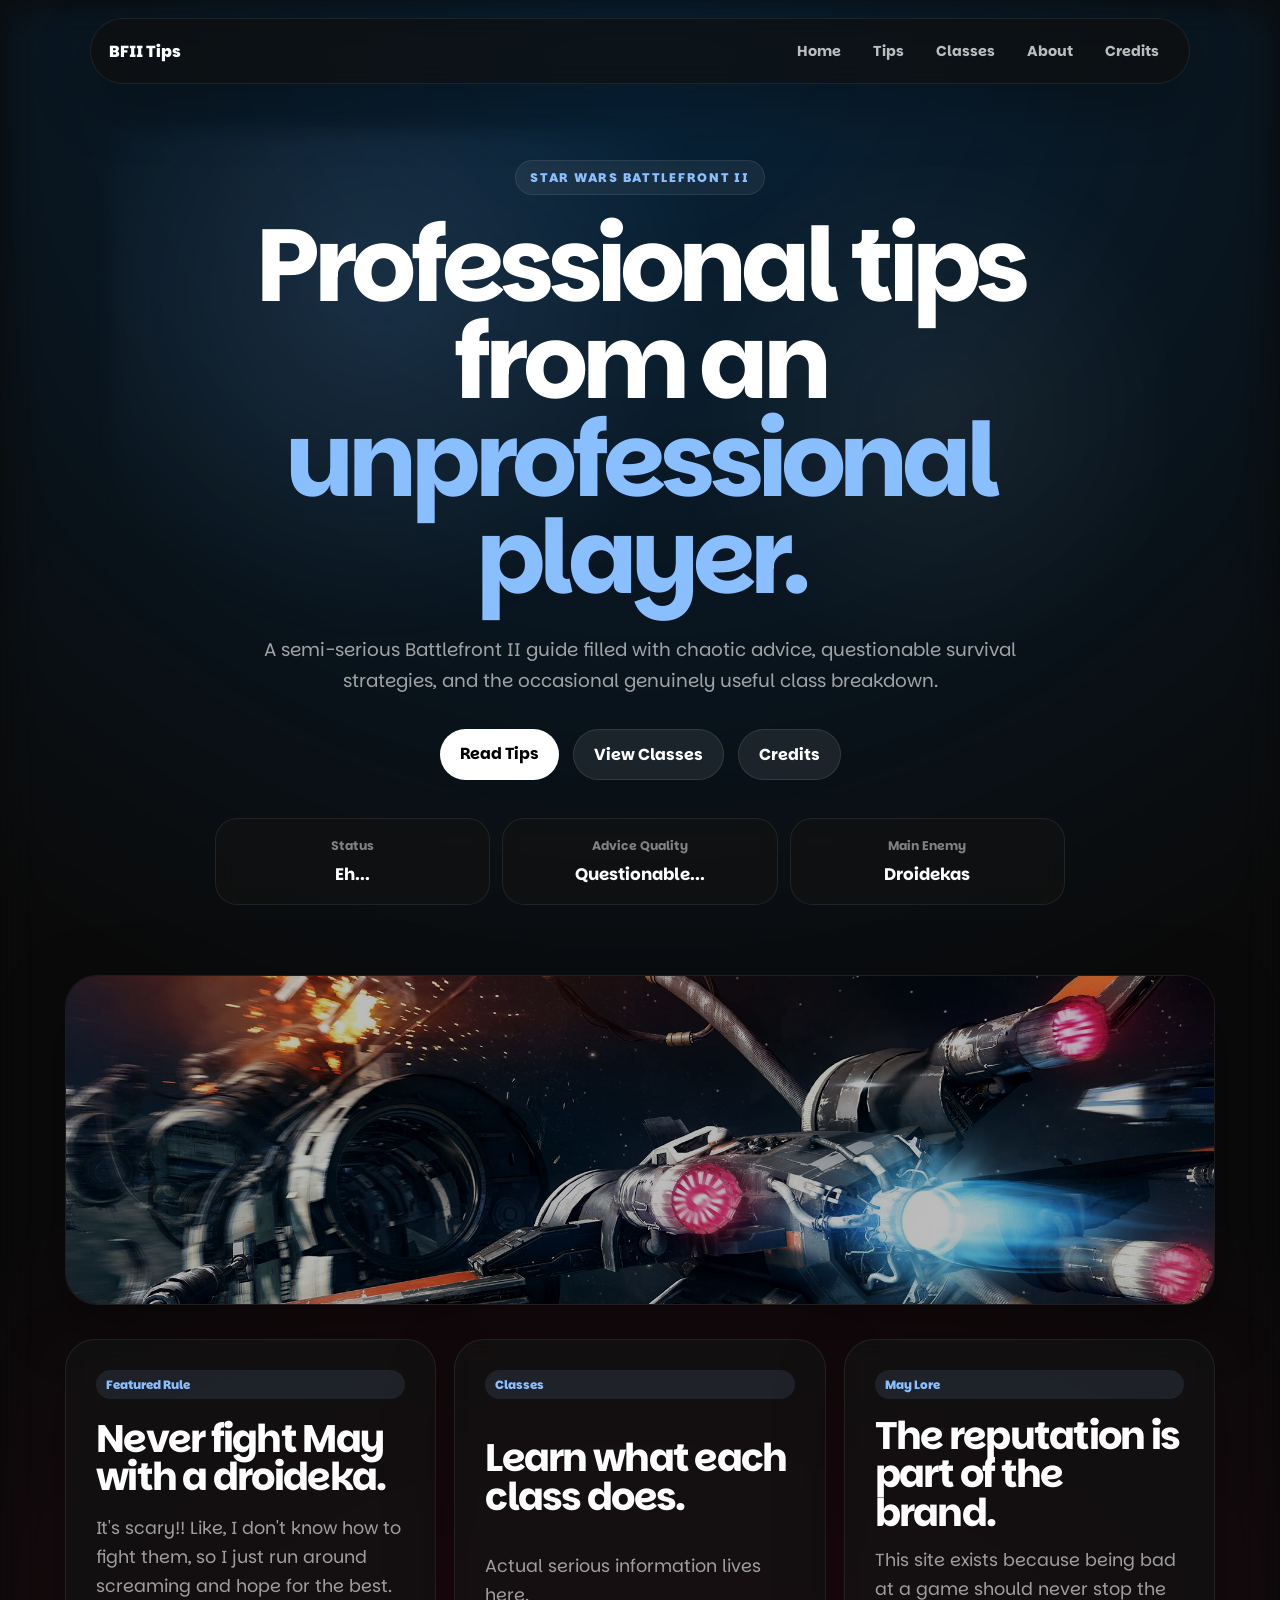
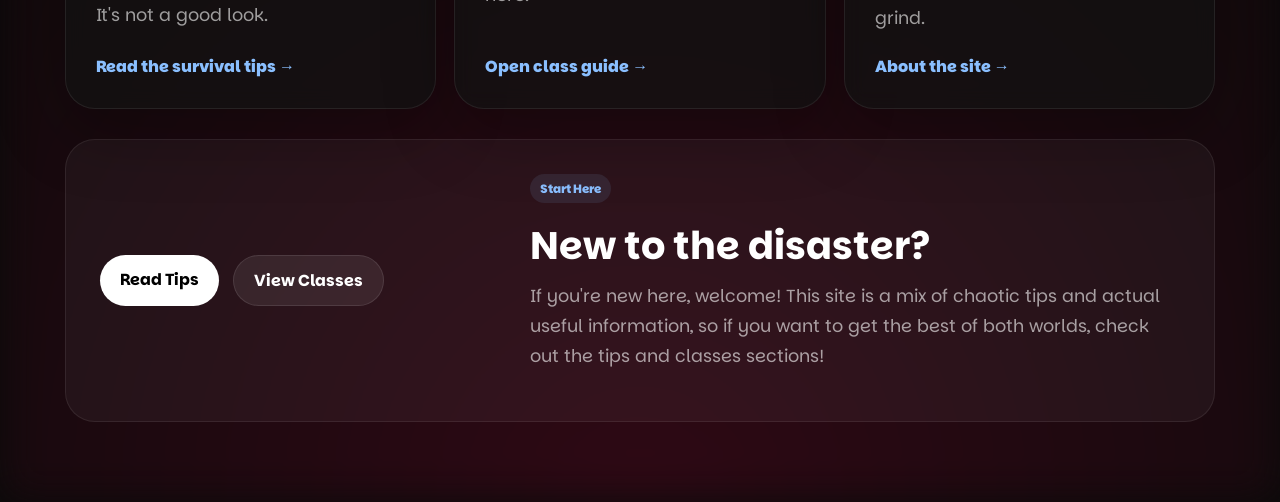
<file: index.html>
<!DOCTYPE html>
<html lang="en">
<head>
    <meta charset="UTF-8">
    <meta name="viewport" content="width=device-width, initial-scale=1.0">
    <link rel="icon" type="image/png" href="media/favicon.png">
    <title>BFII Tips</title>

    <link rel="stylesheet" href="assets/main.css">
    <link href="https://fonts.googleapis.com/css2?family=Parkinsans:wght@300;400;600;700;800&display=swap" rel="stylesheet">
</head>
<body>

<div class="background"></div>

<nav class="navbar">
    <a href="/index" class="logo">BFII Tips</a>

    <div class="nav-links">
        <a href="/index">Home</a>
        <a href="/tips">Tips</a>
        <a href="/classes">Classes</a>
        <a href="/about">About</a>
        <a href="/credits">Credits</a>
    </div>
</nav>

<main class="page">

    <section class="landing-hero enhanced-hero">

        <div class="hero-badge">
            STAR WARS BATTLEFRONT II
        </div>

        <h1>
            Professional tips from an
            <span>unprofessional player.</span>
        </h1>

        <p class="landing-text">
            A semi-serious Battlefront II guide filled with chaotic advice, questionable survival strategies, and the occasional genuinely useful class breakdown.
        </p>

        <div class="hero-buttons">
            <a href="/tips" class="button primary">Read Tips</a>
            <a href="/classes" class="button secondary">View Classes</a>
            <a href="/credits" class="button secondary">Credits</a>
        </div>

        <div class="home-status-strip">
            <div>
                <span>Status</span>
                <strong>Eh...</strong>
            </div>

            <div>
                <span>Advice Quality</span>
                <strong>Questionable...</strong>
            </div>

            <div>
                <span>Main Enemy</span>
                <strong>Droidekas</strong>
            </div>
        </div>

    </section>
    <div class="home-cinematic-strip">
    <img src="media/home-hero-battlefront.jpg" alt="Battlefront II cinematic battle">
</div>

    <section class="home-showcase">

        <article class="showcase-card main-showcase">
            <span class="tag">Featured Rule</span>

            <h2>Never fight May with a droideka.</h2>

            <p>
                It's scary!! Like, I don't know how to fight them, so I just run around screaming and hope for the best. It's not a good look.
            </p>

            <a href="/tips" class="text-link">Read the survival tips →</a>
        </article>

        <article class="showcase-card">
            <span class="tag">Classes</span>

            <h2>Learn what each class does.</h2>

            <p>
                Actual serious information lives here.
            </p>

            <a href="/classes" class="text-link">Open class guide →</a>
        </article>

        <article class="showcase-card">
            <span class="tag">May Lore</span>

            <h2>The reputation is part of the brand.</h2>

            <p>
                This site exists because being bad at a game should never stop the grind.
            </p>

            <a href="/about" class="text-link">About the site →</a>
        </article>

    </section>

<section class="home-callout">

    <div>

        <div class="hero-buttons compact-buttons">
            <a href="/tips" class="button primary">Read Tips</a>
            <a href="/classes" class="button secondary">View Classes</a>
        </div>
    </div>

    <div>
        <span class="tag">Start Here</span>

        <h2>New to the disaster?</h2>

        <p>
            If you're new here, welcome! This site is a mix of chaotic tips and actual useful information, so if you want to get the best of both worlds, check out the tips and classes sections!
        </p>
    </div>

</section>

</main>

<script src="assets/script.js"></script>
</body>
</html>
</file>
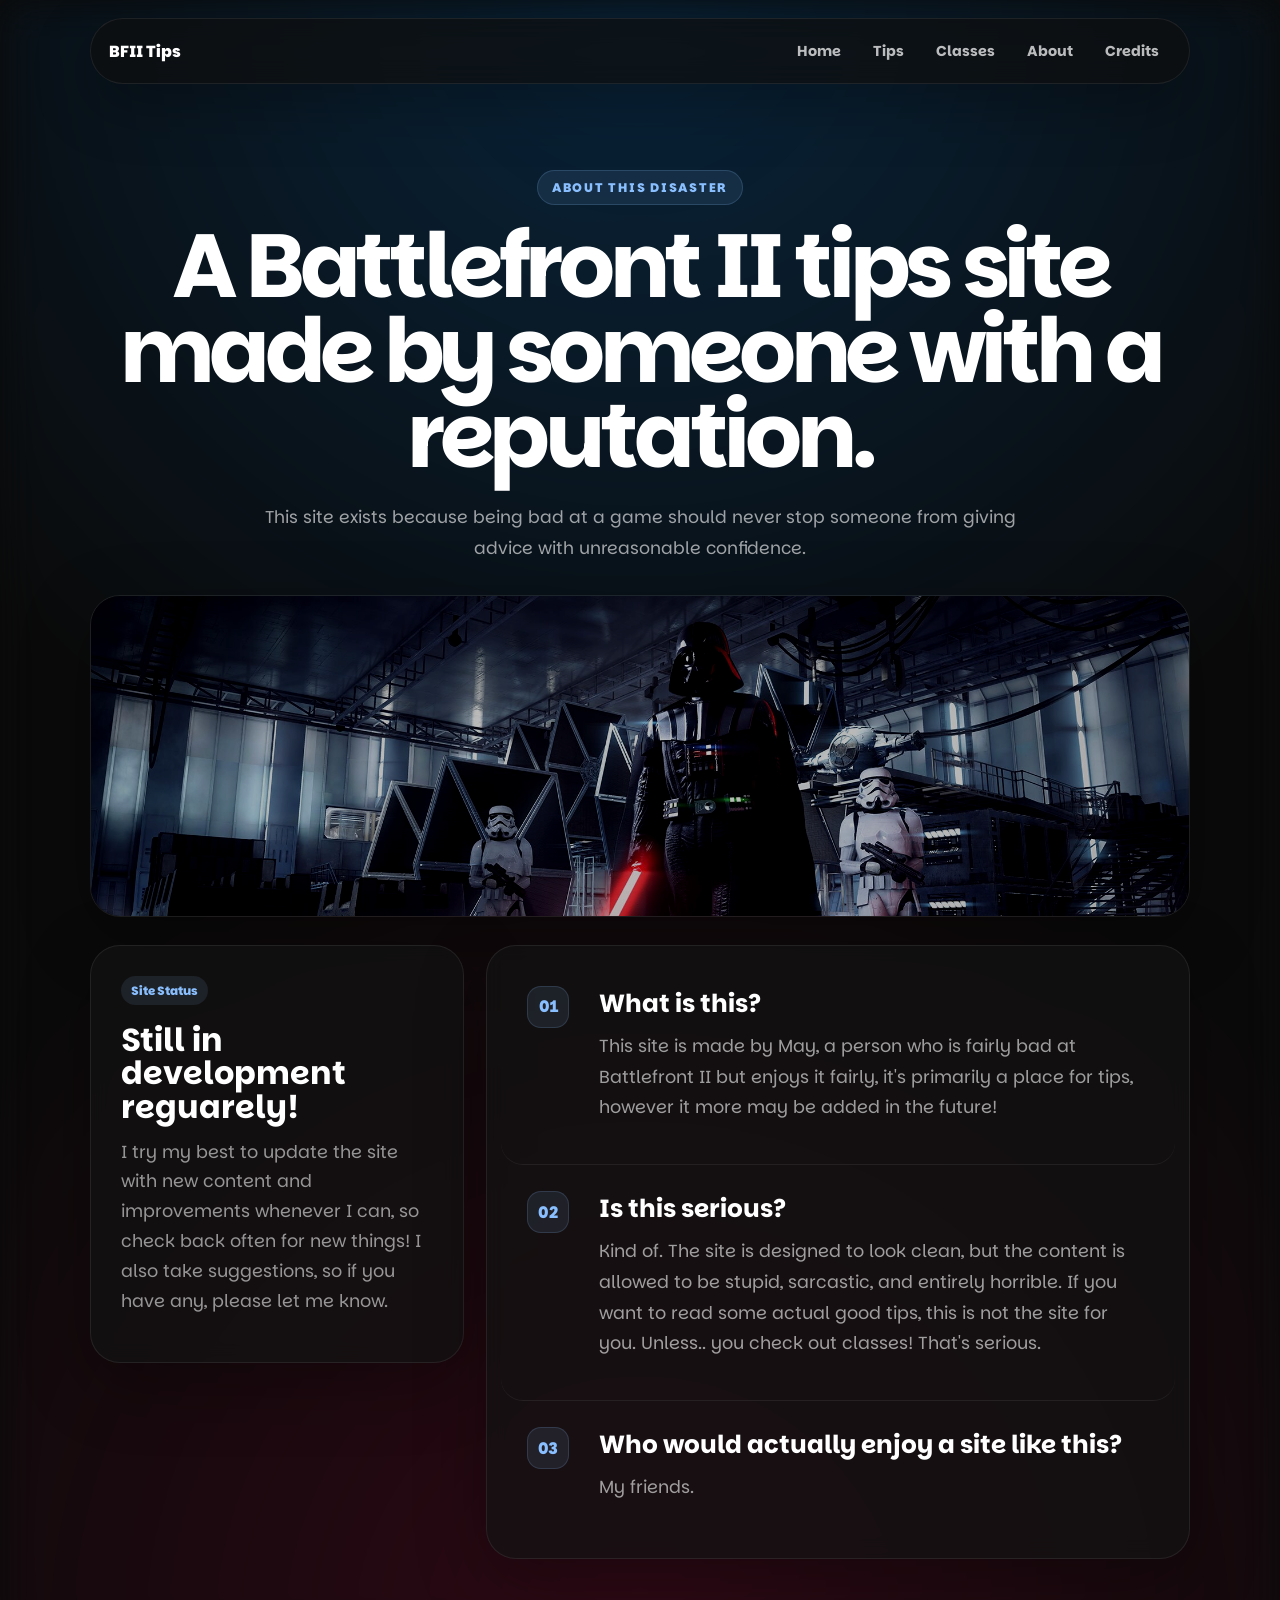
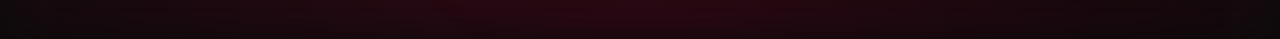
<file: about.html>
<!DOCTYPE html>
<html lang="en">
<head>
    <meta charset="UTF-8">
    <meta name="viewport" content="width=device-width, initial-scale=1.0">
    <link rel="icon" type="image/png" href="media/favicon.png">
    <title>About | BFII Tips</title>

    <link rel="stylesheet" href="assets/main.css">
    <link href="https://fonts.googleapis.com/css2?family=Parkinsans:wght@300;400;600;700;800&display=swap" rel="stylesheet">
</head>
<body>

<div class="background"></div>

<nav class="navbar">
    <a href="/index" class="logo">BFII Tips</a>

    <div class="nav-links">
        <a href="/index">Home</a>
        <a href="/tips">Tips</a>
        <a href="/classes">Classes</a>
        <a href="/about">About</a>
        <a href="/credits">Credits</a>
    </div>
</nav>

<main class="page">

    <section class="about-hero">
        <div class="about-badge">About This Disaster</div>

        <h1>A Battlefront II tips site made by someone with a reputation.</h1>

        <p>
            This site exists because being bad at a game should never stop someone from giving advice with unreasonable confidence.
        </p>
    </section>

    <div class="about-banner-image">
    <img src="media/about-battlefront.jpg" alt="Battlefront II scene">
</div>

    <section class="about-layout">

        <aside class="about-side-card">
            <span class="tag">Site Status</span>

            <h2>Still in development reguarely!</h2>

            <p>
                I try my best to update the site with new content and improvements whenever I can, so check back often for new things! I also take suggestions, so if you have any, please let me know.
            </p>
        </aside>

        <section class="about-main-card">

            <article class="about-block">
                <span>01</span>

                <div>
                    <h2>What is this?</h2>

                    <p>
                        This site is made by May, a person who is fairly bad at Battlefront II but enjoys it fairly, it's primarily a place for tips, however it more may be added in the future!
                    </p>
                </div>
            </article>

            <article class="about-block">
                <span>02</span>

                <div>
                    <h2>Is this serious?</h2>

                    <p>
                        Kind of. The site is designed to look clean, but the content is allowed to be stupid, sarcastic, and entirely horrible. If you want to read some actual good tips, this is not the site for you. Unless.. you check out classes! That's serious.
                    </p>
                </div>
            </article>

            <article class="about-block">
                <span>03</span>

                <div>
                    <h2>Who would actually enjoy a site like this?</h2>

                    <p>
                        My friends.
                    </p>
                </div>
            </article>

        </section>

    </section>

</main>

<script src="assets/script.js"></script>
</body>
</html>
</file>
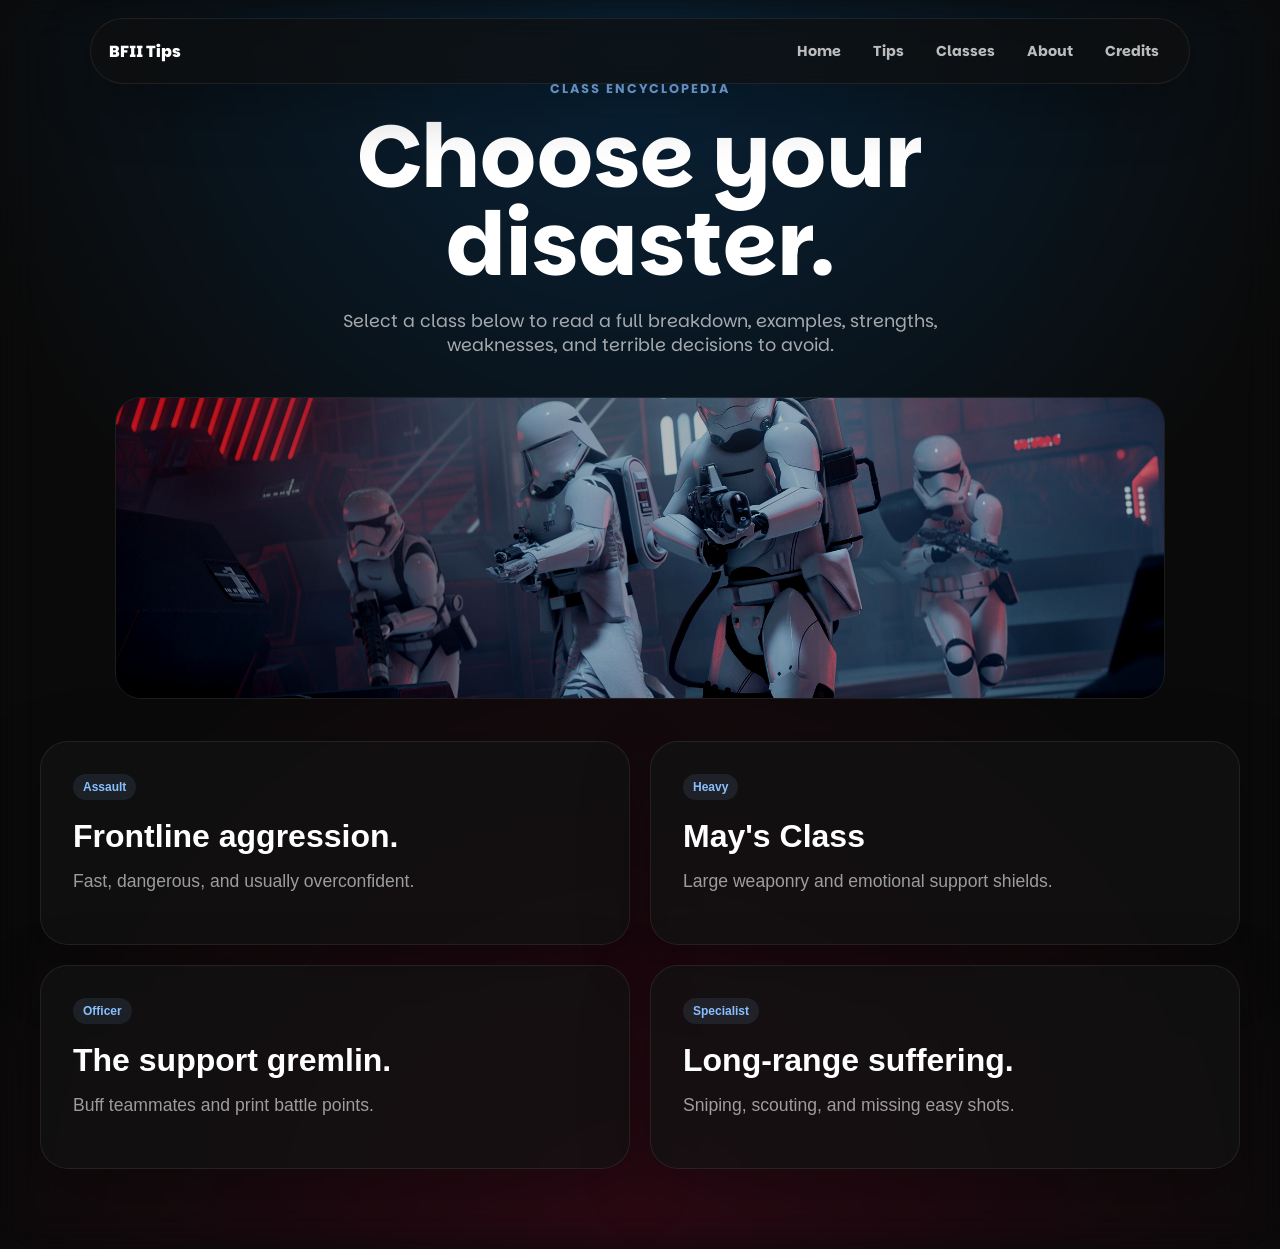
<file: classes.html>
<!DOCTYPE html>
<html lang="en">
<head>
    <meta charset="UTF-8">
    <meta name="viewport" content="width=device-width, initial-scale=1.0">
    <link rel="icon" type="image/png" href="media/favicon.png">
    <title>Classes | BFII Tips</title>

    <link rel="stylesheet" href="assets/main.css">

    <link href="https://fonts.googleapis.com/css2?family=Parkinsans:wght@300;400;600;700;800&display=swap" rel="stylesheet">
</head>
<body>

<div class="background"></div>

<nav class="navbar">
    <a href="/index" class="logo">BFII Tips</a>

    <div class="nav-links">
        <a href="/index">Home</a>
        <a href="/tips">Tips</a>
        <a href="/classes">Classes</a>
        <a href="/about">About</a>
        <a href="/credits">Credits</a>
    </div>
</nav>

<main class="page">

    <section id="class-selection">

        <section class="hero">
            <p class="eyebrow">Class Encyclopedia</p>

            <h1>Choose your disaster.</h1>

            <p class="hero-text">
                Select a class below to read a full breakdown, examples, strengths, weaknesses, and terrible decisions to avoid.
            </p>
        </section>

        <div class="wide-image-card">
    <img src="media/classes-troopers-battlefront.jpg" alt="Battlefront II troopers">
</div>

        <section class="class-grid">

            <button class="class-box" onclick="openClass('assault')">
                <span class="tag">Assault</span>
                <h2>Frontline aggression.</h2>
                <p>Fast, dangerous, and usually overconfident.</p>
            </button>

            <button class="class-box" onclick="openClass('heavy')">
                <span class="tag">Heavy</span>
                <h2>May's Class</h2>
                <p>Large weaponry and emotional support shields.</p>
            </button>

            <button class="class-box" onclick="openClass('officer')">
                <span class="tag">Officer</span>
                <h2>The support gremlin.</h2>
                <p>Buff teammates and print battle points.</p>
            </button>

            <button class="class-box" onclick="openClass('specialist')">
                <span class="tag">Specialist</span>
                <h2>Long-range suffering.</h2>
                <p>Sniping, scouting, and missing easy shots.</p>
            </button>

        </section>

    </section>

    <section id="class-article" class="hidden">

        <button class="back-button" onclick="closeClass()">
            ← Go Back
        </button>

        <div class="article-card">

            <span class="tag" id="article-tag">Class</span>

            <h1 id="article-title">Title</h1>

            <p id="article-intro">
                Intro text.
            </p>

            <div class="article-section">
                <h3>What this class does</h3>

                <p id="article-role"></p>
            </div>

            <div class="article-section">
                <h3>Example situations</h3>

                <p id="article-example"></p>
            </div>

            <div class="article-section">
                <h3>Common mistakes</h3>

                <p id="article-mistakes"></p>
            </div>

        </div>

    </section>

</main>

<script src="assets/script.js"></script>

</body>
</html>
</file>
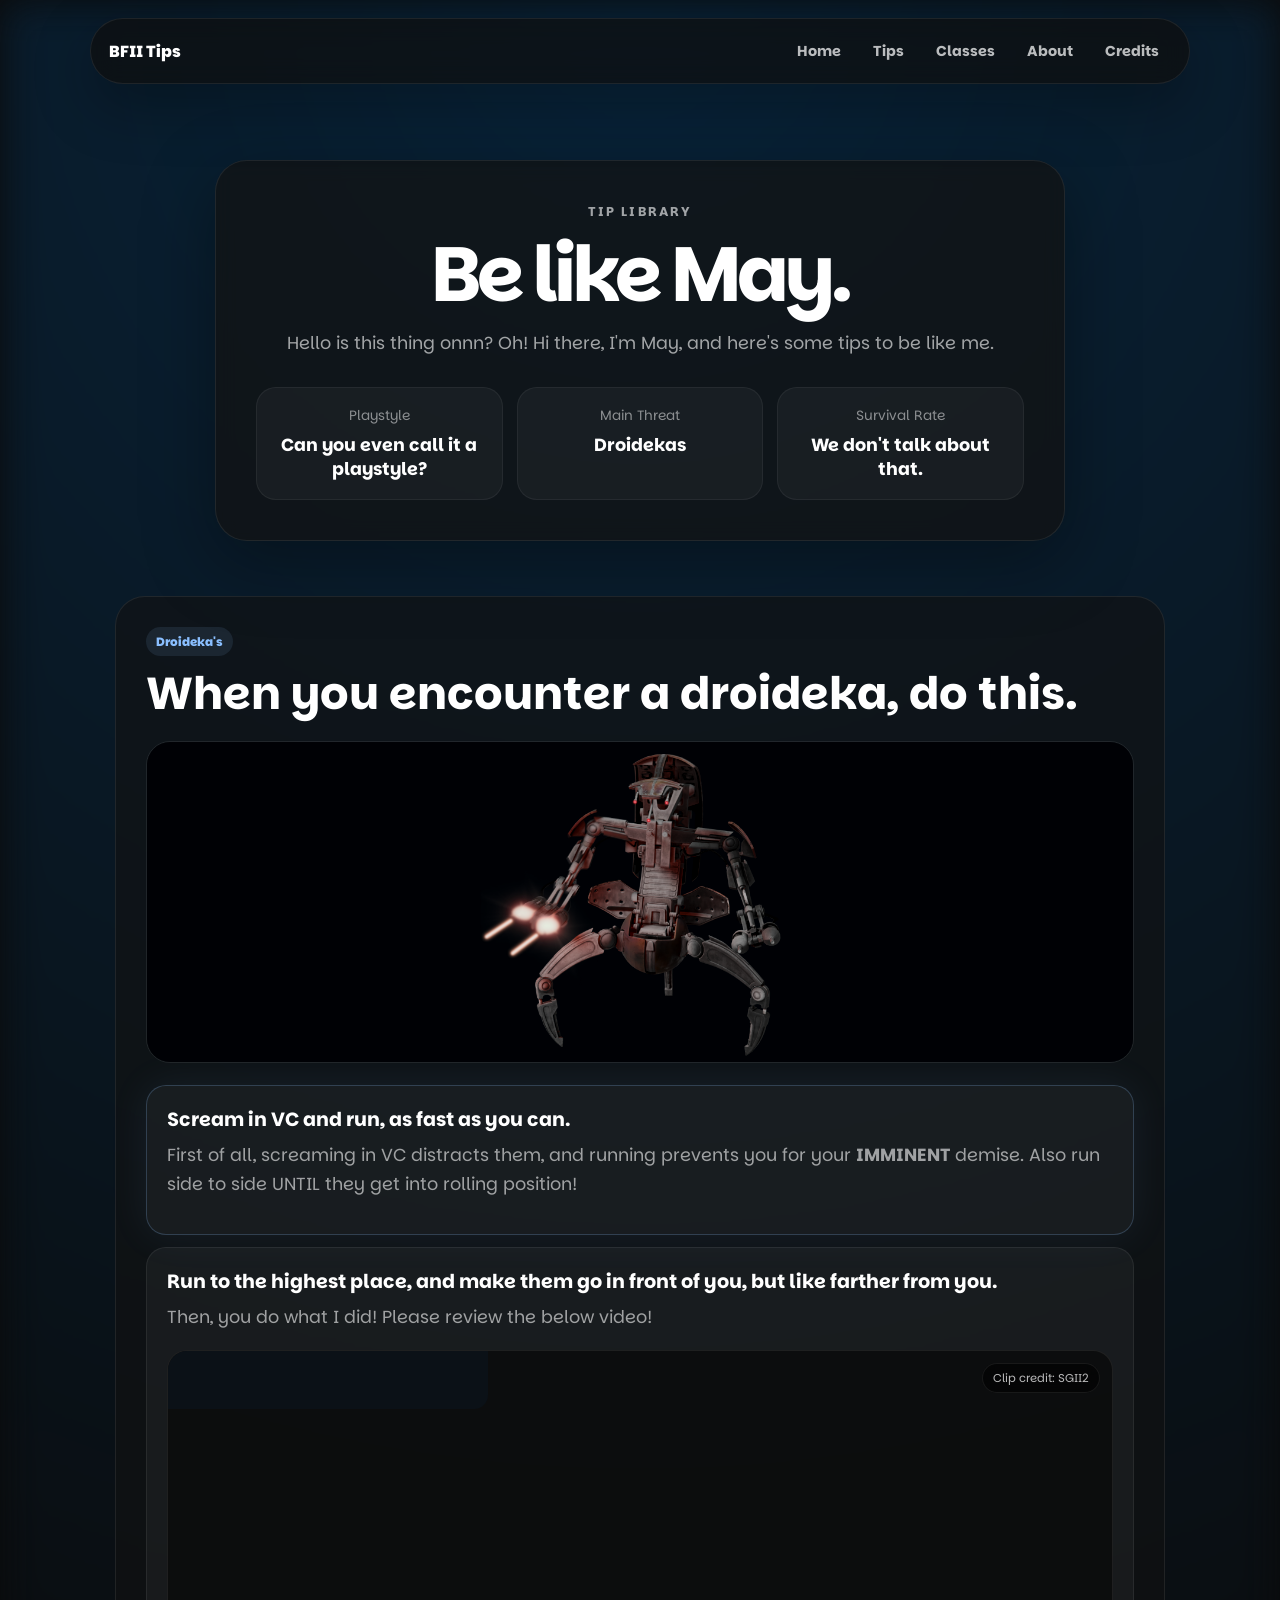
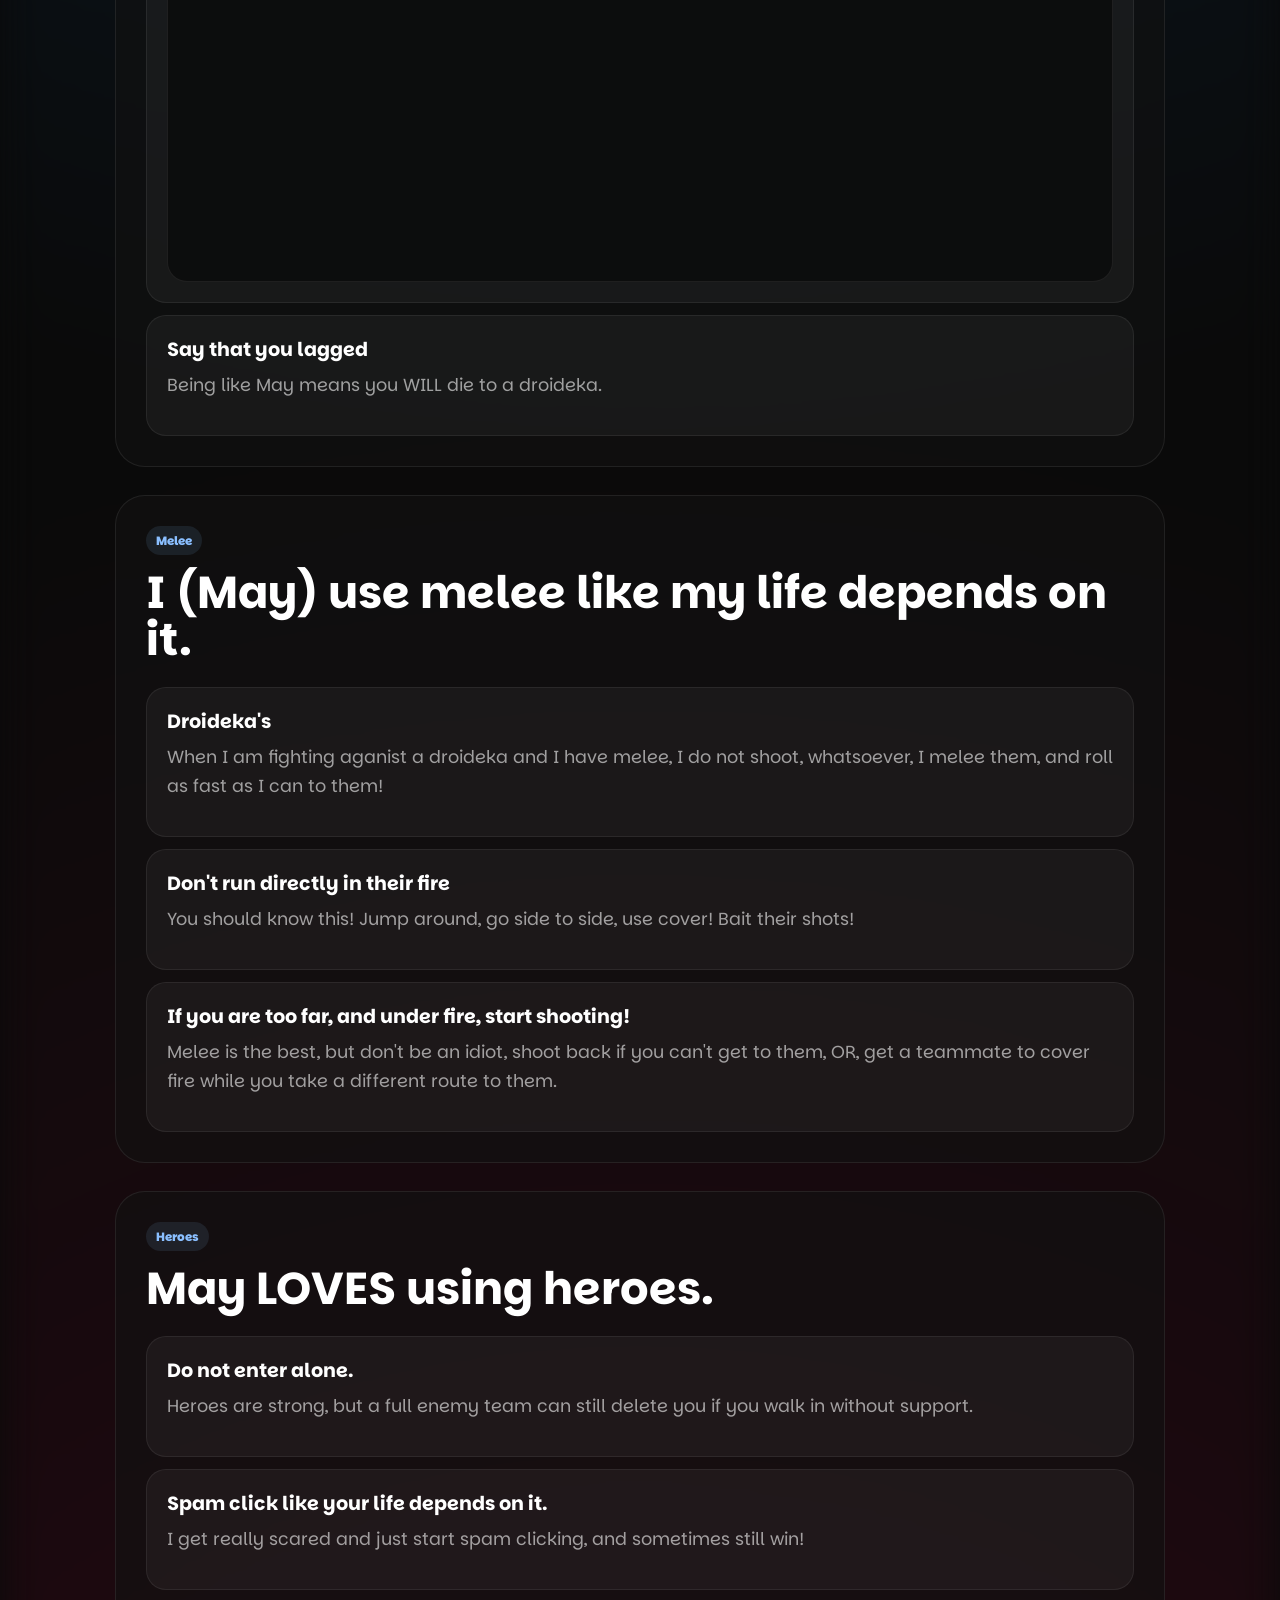
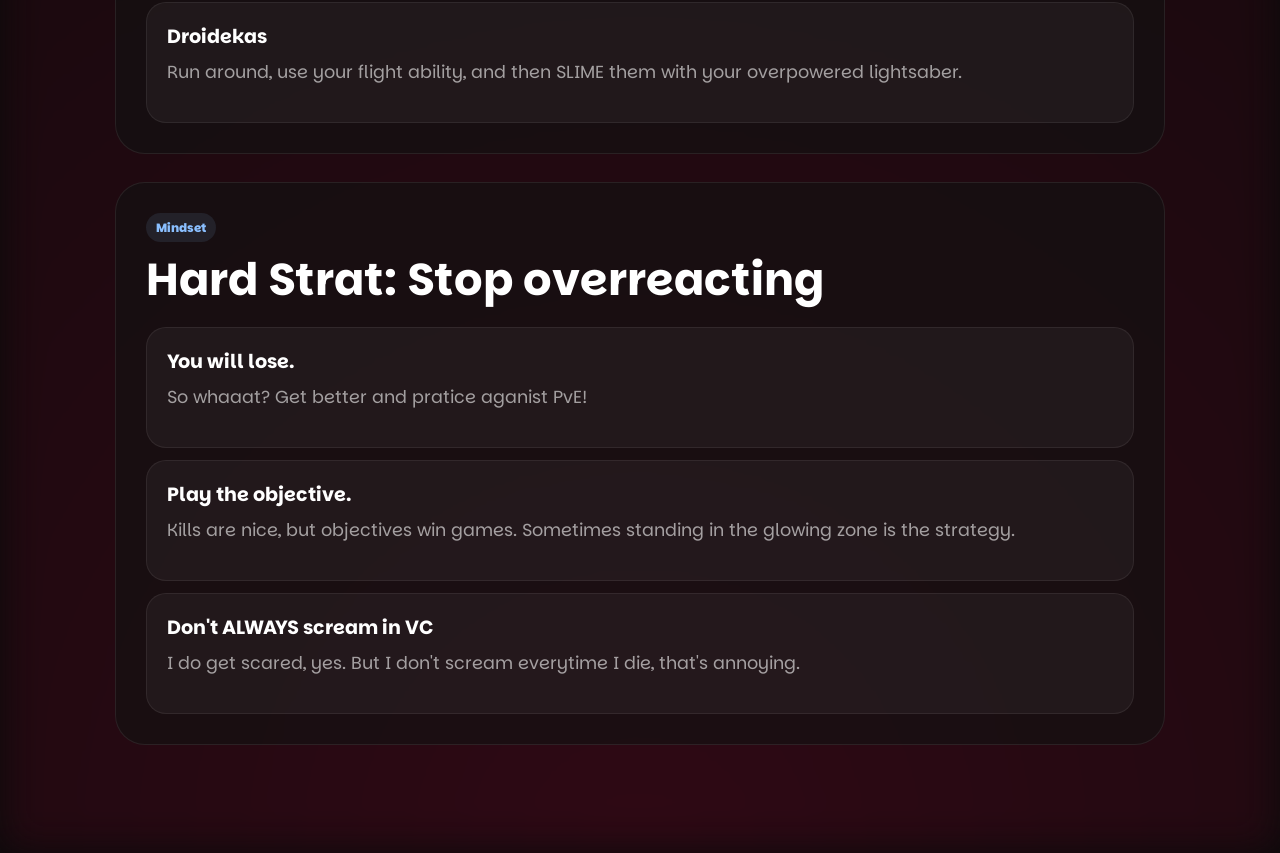
<file: tips.html>
<!DOCTYPE html>
<html lang="en">
<head>
    <meta charset="UTF-8">
    <meta name="viewport" content="width=device-width, initial-scale=1.0">
    <link rel="icon" type="image/png" href="media/favicon.png">
    <title>Tips | BFII Tips</title>

    <link rel="stylesheet" href="assets/main.css">
    <link href="https://fonts.googleapis.com/css2?family=Parkinsans:wght@300;400;600;700;800&display=swap" rel="stylesheet">
</head>
<body>

<div class="background"></div>

<nav class="navbar">
    <a href="/index" class="logo">BFII Tips</a>

    <div class="nav-links">
        <a href="/index">Home</a>
        <a href="/tips">Tips</a>
        <a href="/classes">Classes</a>
        <a href="/about">About</a>
        <a href="/credits">Credits</a>
    </div>
</nav>

<main class="page">

    <section class="tips-header">

        <div class="hero-panel">

            <p class="eyebrow">Tip Library</p>

            <h1>Be like May.</h1>

            <p class="hero-description">
                Hello is this thing onnn? Oh! Hi there, I'm May, and here's some tips to be like me.
            </p>

            <div class="hero-mini-stats">
                <div class="mini-stat">
                    <span>Playstyle</span>
                    <strong>Can you even call it a playstyle?</strong>
                </div>

                <div class="mini-stat">
                    <span>Main Threat</span>
                    <strong>Droidekas</strong>
                </div>

                <div class="mini-stat">
                    <span>Survival Rate</span>
                    <strong>We don't talk about that.</strong>
                </div>
            </div>

        </div>

    </section>

    <section class="tip-category">

        <div class="category-title">
            <span class="tag">Droideka's</span>
            <h2>When you encounter a droideka, do this.</h2>
        </div>

        <div class="section-image">
    <img src="media/tips-droideka-battlefront.jpg" alt="Droideka combat scene">
</div>

        <div class="tip-list">

            <article class="clean-tip featured-tip">
                <h3>Scream in VC and run, as fast as you can.</h3>

                <p>
                    First of all, screaming in VC distracts them, and running prevents you for your <b>IMMINENT</b> demise. Also run side to side UNTIL they get into rolling position!
                </p>
            </article>

            <article class="clean-tip">
                <h3>Run to the highest place, and make them go in front of you, but like farther from you.</h3>

                <p>
                    Then, you do what I did! Please review the below video!
                </p>

<div class="video-wrapper">
    <div class="video-top-mask"></div>

    <div class="video-credit">
        Clip credit: SGII2
    </div>

    <iframe
        src="https://www.youtube.com/embed/bdfq3fLPzIk?rel=0&modestbranding=1&controls=1"
        title="Droideka Strategy"
        frameborder="0"
        allowfullscreen>
    </iframe>

</div>
            </article>

            <article class="clean-tip">
                <h3>Say that you lagged</h3>

                <p>
                    Being like May means you WILL die to a droideka.
                </p>
            </article>

        </div>

    </section>

    <section class="tip-category">

        <div class="category-title">
            <span class="tag">Melee</span>
            <h2>I (May) use melee like my life depends on it.</h2>
        </div>

        <div class="tip-list">

            <article class="clean-tip">
                <h3>Droideka's</h3>

                <p>
                    When I am fighting aganist a droideka and I have melee, I do not shoot, whatsoever, I melee them, and roll as fast as I can to them!
                </p>
            </article>

            <article class="clean-tip">
                <h3>Don't run directly in their fire</h3>

                <p>
                    You should know this! Jump around, go side to side, use cover! Bait their shots!
                </p>
            </article>

            <article class="clean-tip">
                <h3>If you are too far, and under fire, start shooting!</h3>

                <p>
                    Melee is the best, but don't be an idiot, shoot back if you can't get to them, OR, get a teammate to cover fire while you take a different route to them.
                </p>
            </article>

        </div>

    </section>

    <section class="tip-category">

        <div class="category-title">
            <span class="tag">Heroes</span>
            <h2>May <b>LOVES</b> using heroes.</h2>
        </div>

        <div class="tip-list">

            <article class="clean-tip">
                <h3>Do not enter alone.</h3>

                <p>
                    Heroes are strong, but a full enemy team can still delete you if you walk in without support.
                </p>
            </article>

            <article class="clean-tip">
                <h3>Spam click like your life depends on it.</h3>

                <p>
                    I get really scared and just start spam clicking, and sometimes still win!
                </p>
            </article>

            <article class="clean-tip">
                <h3>Droidekas</h3>

                <p>
                    Run around, use your flight ability, and then SLIME them with your overpowered lightsaber.
                </p>
            </article>

        </div>

    </section>

    <section class="tip-category">

        <div class="category-title">
            <span class="tag">Mindset</span>
            <h2>Hard Strat: Stop overreacting</h2>
        </div>

        <div class="tip-list">

            <article class="clean-tip">
                <h3>You will lose.</h3>

                <p>
                    So whaaat? Get better and pratice aganist PvE!
                </p>
            </article>

            <article class="clean-tip">
                <h3>Play the objective.</h3>

                <p>
                    Kills are nice, but objectives win games. Sometimes standing in the glowing zone is the strategy.
                </p>
            </article>

            <article class="clean-tip">
                <h3>Don't ALWAYS scream in VC</h3>

                <p>
                    I do get scared, yes. But I don't scream everytime I die, that's annoying.
                </p>
            </article>

        </div>

    </section>

</main>

<script src="assets/script.js"></script>
</body>
</html>
</file>
<file: assets/main.css>
* {
    margin: 0;
    padding: 0;
    box-sizing: border-box;
}

body {
    background: #0a0a0a;
    color: white;
    font-family: "Parkinsans", sans-serif;

    min-height: 100vh;
    overflow-x: hidden;

    position: relative;
}

.background {
    position: absolute;
    inset: 0;

    background:
        radial-gradient(circle at top, rgba(0, 140, 255, 0.2), transparent 50%),
        radial-gradient(circle at bottom, rgba(255, 0, 80, 0.15), transparent 50%),
        #0a0a0a;

    filter: blur(20px);
}

.container {
    position: relative;
    z-index: 1;

    width: 100%;
    padding: 20px;

    display: flex;
    justify-content: center;
}

.card {
    width: 100%;
    max-width: 700px;

    background: rgba(20, 20, 20, 0.8);

    border: 1px solid rgba(255,255,255,0.08);

    backdrop-filter: blur(10px);

    border-radius: 24px;

    padding: 50px;

    text-align: center;

    box-shadow:
        0 0 40px rgba(0,0,0,0.5),
        0 0 100px rgba(0,140,255,0.08);
}

h1 {
    font-size: 3rem;
    margin-bottom: 20px;
}

p {
    font-size: 1.1rem;
    opacity: 0.9;
    margin-bottom: 15px;
}

.small-text {
    opacity: 0.6;
    font-size: 0.95rem;
}

.status-box {
    margin-top: 30px;

    padding: 15px;

    border-radius: 14px;

    background: rgba(255,255,255,0.05);

    border: 1px solid rgba(255,255,255,0.08);

    font-weight: 600;
}
.page {
    position: relative;
    z-index: 1;
    width: 100%;
    min-height: 100vh;
    padding: 80px 24px;
}

.hero {
    max-width: 900px;
    margin: 0 auto 60px;
    text-align: center;
}

.eyebrow {
    color: #8abfff;
    text-transform: uppercase;
    letter-spacing: 0.16em;
    font-size: 0.8rem;
    font-weight: 700;
}

.hero h1 {
    font-size: clamp(2.5rem, 7vw, 5.5rem);
    line-height: 1;
    margin: 16px 0 20px;
}

.hero-text {
    max-width: 680px;
    margin: 0 auto;
    color: rgba(255,255,255,0.7);
}

.hero-buttons {
    display: flex;
    justify-content: center;
    gap: 14px;
    margin-top: 32px;
    flex-wrap: wrap;
}

.button {
    text-decoration: none;
    color: white;
    padding: 13px 20px;
    border-radius: 999px;
    font-weight: 700;
}

.primary {
    background: white;
    color: black;
}

.secondary {
    background: rgba(255,255,255,0.08);
    border: 1px solid rgba(255,255,255,0.1);
}

.tips-grid {
    max-width: 1100px;
    margin: 0 auto;
    display: grid;
    grid-template-columns: repeat(3, 1fr);
    gap: 18px;
}

.tip-card {
    background: rgba(20, 20, 20, 0.75);
    border: 1px solid rgba(255,255,255,0.08);
    border-radius: 22px;
    padding: 28px;
    box-shadow: 0 20px 60px rgba(0,0,0,0.25);
}

.tip-card h2 {
    font-size: 1.4rem;
    margin: 14px 0 12px;
}

.tip-card p {
    color: rgba(255,255,255,0.65);
}

.tag {
    display: inline-block;
    font-size: 0.75rem;
    font-weight: 800;
    color: #8abfff;
    background: rgba(138,191,255,0.1);
    padding: 6px 10px;
    border-radius: 999px;
}

@media (max-width: 850px) {
    .tips-grid {
        grid-template-columns: 1fr;
    }
}
.navbar {
    position: fixed;
    top: 18px;
    left: 50%;
    transform: translateX(-50%);
    z-index: 10;

    width: calc(100% - 40px);
    max-width: 1100px;

    display: flex;
    justify-content: space-between;
    align-items: center;

    padding: 14px 18px;

    background: rgba(15, 15, 15, 0.72);
    border: 1px solid rgba(255,255,255,0.08);
    border-radius: 999px;
    backdrop-filter: blur(12px);

    box-shadow: 0 20px 60px rgba(0,0,0,0.3);
}

.logo {
    color: white;
    text-decoration: none;
    font-weight: 800;
}

.nav-links {
    display: flex;
    gap: 8px;
}

.nav-links a {
    color: rgba(255,255,255,0.72);
    text-decoration: none;
    font-size: 0.9rem;
    font-weight: 700;

    padding: 8px 12px;
    border-radius: 999px;

    transition: 0.2s ease;
}

.nav-links a:hover {
    color: white;
    background: rgba(255,255,255,0.08);
}

.content-card {
    max-width: 850px;
    margin: 0 auto;

    background: rgba(20, 20, 20, 0.75);
    border: 1px solid rgba(255,255,255,0.08);
    border-radius: 24px;

    padding: 36px;

    box-shadow: 0 20px 60px rgba(0,0,0,0.25);
}

.content-card h2 {
    margin-top: 26px;
    margin-bottom: 10px;
    font-size: 1.5rem;
}

.content-card h2:first-child {
    margin-top: 0;
}

.content-card p {
    color: rgba(255,255,255,0.68);
    line-height: 1.7;
}

@media (max-width: 650px) {
    .navbar {
        align-items: flex-start;
        border-radius: 24px;
        flex-direction: column;
        gap: 10px;
    }

    .nav-links {
        width: 100%;
        flex-wrap: wrap;
    }

    .nav-links a {
        background: rgba(255,255,255,0.05);
    }

    .nav-links a.active {
    color: black;
    background: white;
}

    .page {
        padding-top: 140px;
    }
}

.container {
    min-height: 100vh;
    align-items: center;
}
.landing-hero {
    max-width: 1000px;
    margin: 80px auto 70px;
    text-align: center;
}

.hero-badge {
    display: inline-block;

    padding: 8px 14px;

    border-radius: 999px;

    background: rgba(255,255,255,0.06);
    border: 1px solid rgba(255,255,255,0.08);

    color: #8abfff;

    font-size: 0.78rem;
    font-weight: 800;
    letter-spacing: 0.14em;

    margin-bottom: 22px;
}

.landing-hero h1 {
    font-size: clamp(3rem, 8vw, 7rem);
    line-height: 0.95;
    letter-spacing: -0.06em;

    margin-bottom: 28px;
}

.landing-hero h1 span {
    color: #8abfff;
}

.landing-text {
    max-width: 760px;
    margin: 0 auto;

    color: rgba(255,255,255,0.68);

    font-size: 1.15rem;
    line-height: 1.7;
}

.home-grid {
    max-width: 1200px;

    margin: 0 auto;

    display: grid;

    grid-template-columns: repeat(3, 1fr);

    gap: 18px;
}

.feature-card {
    background: rgba(18,18,18,0.72);

    border: 1px solid rgba(255,255,255,0.08);

    border-radius: 28px;

    padding: 30px;

    backdrop-filter: blur(10px);

    box-shadow: 0 20px 70px rgba(0,0,0,0.3);
}

.feature-card.large {
    grid-column: span 3;
}

.feature-card h2 {
    font-size: 2rem;

    margin: 18px 0 14px;

    line-height: 1.1;
}

.feature-card p {
    color: rgba(255,255,255,0.68);

    line-height: 1.7;
}

.home-bottom {
    max-width: 1200px;

    margin: 24px auto 0;
}

.bottom-card {
    background: rgba(18,18,18,0.72);

    border: 1px solid rgba(255,255,255,0.08);

    border-radius: 28px;

    padding: 40px;

    text-align: center;
}

.bottom-card h2 {
    font-size: 2.5rem;

    margin-bottom: 16px;
}

.bottom-card p {
    max-width: 700px;

    margin: 0 auto 26px;

    color: rgba(255,255,255,0.68);

    line-height: 1.7;
}

@media (max-width: 900px) {

    .home-grid {
        grid-template-columns: 1fr;
    }

    .feature-card.large {
        grid-column: span 1;
    }

    .landing-hero h1 {
        line-height: 1;
    }

}

.class-menu {
    max-width: 1000px;
    margin: 0 auto 36px;

    display: flex;
    justify-content: center;
    flex-wrap: wrap;
    gap: 10px;
}

.class-menu a {
    color: white;
    text-decoration: none;

    padding: 10px 16px;

    border-radius: 999px;

    background: rgba(255,255,255,0.06);
    border: 1px solid rgba(255,255,255,0.08);

    font-weight: 700;

    transition: 0.2s ease;
}

.class-menu a:hover {
    background: white;
    color: black;
}

.article-list {
    max-width: 950px;
    margin: 0 auto;

    display: grid;
    gap: 24px;
}

.class-article {
    scroll-margin-top: 110px;

    background: rgba(18,18,18,0.78);
    border: 1px solid rgba(255,255,255,0.08);

    border-radius: 28px;

    padding: 38px;

    box-shadow: 0 20px 70px rgba(0,0,0,0.3);
}

.class-article h2 {
    font-size: clamp(2rem, 5vw, 3.6rem);
    line-height: 1;
    letter-spacing: -0.04em;

    margin: 16px 0 22px;
}

.class-article h3 {
    margin-top: 28px;
    margin-bottom: 8px;

    font-size: 1.25rem;
}

.class-article p {
    color: rgba(255,255,255,0.68);
    line-height: 1.8;
}

html {
    scroll-behavior: smooth;
}

@media (max-width: 650px) {
    .class-article {
        padding: 26px;
    }
}
.class-grid {
    max-width: 1200px;

    margin: 0 auto;

    display: grid;

    grid-template-columns: repeat(2, 1fr);

    gap: 20px;
}

.class-box {
    background: rgba(18,18,18,0.75);

    border: 1px solid rgba(255,255,255,0.08);

    border-radius: 28px;

    padding: 32px;

    text-align: left;

    color: white;

    cursor: pointer;

    transition: 0.2s ease;

    box-shadow: 0 20px 70px rgba(0,0,0,0.3);
}

.class-box:hover {
    transform: translateY(-4px);

    border-color: rgba(255,255,255,0.18);
}

.class-box h2 {
    font-size: 2rem;

    margin: 18px 0 12px;
}

.class-box p {
    color: rgba(255,255,255,0.65);

    line-height: 1.7;
}

.hidden {
    display: none;
}

.article-card {
    max-width: 950px;

    margin: 0 auto;

    background: rgba(18,18,18,0.78);

    border: 1px solid rgba(255,255,255,0.08);

    border-radius: 32px;

    padding: 42px;

    box-shadow: 0 20px 70px rgba(0,0,0,0.3);
}

.article-card h1 {
    font-size: clamp(3rem, 6vw, 5rem);

    line-height: 0.95;

    margin: 18px 0 24px;
}

.article-card p {
    color: rgba(255,255,255,0.68);

    line-height: 1.8;
}

.article-section {
    margin-top: 32px;
}

.article-section h3 {
    margin-bottom: 10px;

    font-size: 1.4rem;
}

.back-button {
    margin-bottom: 20px;

    background: rgba(255,255,255,0.08);

    border: 1px solid rgba(255,255,255,0.08);

    color: white;

    padding: 12px 18px;

    border-radius: 999px;

    font-family: inherit;
    font-weight: 700;

    cursor: pointer;
}

@media (max-width: 850px) {

    .class-grid {
        grid-template-columns: 1fr;
    }

    .article-card {
        padding: 28px;
    }

}
.tips-header {
    max-width: 850px;
    margin: 80px auto 55px;
    text-align: center;
}

.tips-header h1 {
    font-size: clamp(2.7rem, 6vw, 5rem);
    line-height: 0.95;
    letter-spacing: -0.05em;
    margin: 12px 0 18px;
}

.tips-header p {
    color: rgba(255,255,255,0.68);
    line-height: 1.7;
}

.tip-category {
    max-width: 1050px;
    margin: 0 auto 28px;

    background: rgba(18,18,18,0.62);
    border: 1px solid rgba(255,255,255,0.08);
    border-radius: 30px;

    padding: 30px;
}

.category-title {
    margin-bottom: 24px;
}

.category-title h2 {
    font-size: clamp(1.7rem, 4vw, 2.8rem);
    line-height: 1.05;
    margin-top: 14px;
}

.tip-list {
    display: grid;
    gap: 12px;
}

.clean-tip {
    background: rgba(255,255,255,0.045);
    border: 1px solid rgba(255,255,255,0.07);
    border-radius: 20px;

    padding: 20px;
}

.clean-tip h3 {
    margin-bottom: 8px;
    font-size: 1.2rem;
}

.clean-tip p {
    color: rgba(255,255,255,0.65);
    line-height: 1.65;
}

@media (max-width: 650px) {
    .tip-category {
        padding: 22px;
    }
}
.hero-panel {
    max-width: 900px;

    margin: 0 auto;

    padding: 40px;

    border-radius: 32px;

    background: rgba(18,18,18,0.72);

    border: 1px solid rgba(255,255,255,0.08);

    backdrop-filter: blur(10px);

    box-shadow: 0 20px 70px rgba(0,0,0,0.35);
}

.hero-description {
    color: rgba(255,255,255,0.68);

    line-height: 1.8;

    margin-top: 18px;
}

.hero-mini-stats {
    display: flex;

    gap: 14px;

    margin-top: 28px;

    flex-wrap: wrap;
}

.mini-stat {
    flex: 1;

    min-width: 180px;

    background: rgba(255,255,255,0.04);

    border: 1px solid rgba(255,255,255,0.06);

    border-radius: 20px;

    padding: 18px;
}

.mini-stat span {
    display: block;

    color: rgba(255,255,255,0.5);

    font-size: 0.85rem;

    margin-bottom: 8px;
}

.mini-stat strong {
    font-size: 1.1rem;
}

.featured-tip {
    border-color: rgba(138,191,255,0.22);

    box-shadow: 0 0 40px rgba(138,191,255,0.08);
}

.video-wrapper {
    margin-top: 18px;

    overflow: hidden;

    border-radius: 20px;

    border: 1px solid rgba(255,255,255,0.08);

    aspect-ratio: 16 / 9;
}

.video-wrapper iframe {
    width: 100%;
    height: 100%;
}

.clean-tip {
    transition: 0.2s ease;
}

.clean-tip:hover {
    transform: translateY(-2px);

    border-color: rgba(255,255,255,0.12);
}
.video-wrapper {
    margin-top: 18px;

    overflow: hidden;

    border-radius: 20px;

    border: 1px solid rgba(255,255,255,0.08);

    background: rgba(10,10,10,0.8);

    aspect-ratio: 16 / 9;

    position: relative;
}

.video-wrapper iframe {
    width: 100%;
    height: 100%;
}

.video-credit {
    position: absolute;

    top: 12px;
    right: 12px;

    z-index: 2;

    padding: 6px 10px;

    border-radius: 999px;

    background: rgba(0,0,0,0.55);

    backdrop-filter: blur(8px);

    border: 1px solid rgba(255,255,255,0.08);

    font-size: 0.72rem;

    color: rgba(255,255,255,0.72);

    pointer-events: none;
}
.video-top-mask {
    position: absolute;

    top: 0;
    left: 0;

    width: 320px;
    height: 58px;

    z-index: 999;

    background: #0b1117;

    border-bottom-right-radius: 14px;

    pointer-events: auto;
}

.about-hero {
    max-width: 1050px;
    margin: 90px auto 42px;
    text-align: center;
}

.about-badge {
    display: inline-block;
    margin-bottom: 18px;
    padding: 8px 14px;

    border-radius: 999px;

    background: rgba(138,191,255,0.1);
    border: 1px solid rgba(138,191,255,0.18);

    color: #8abfff;

    font-size: 0.78rem;
    font-weight: 800;
    letter-spacing: 0.14em;
    text-transform: uppercase;
}

.about-hero h1 {
    font-size: clamp(3rem, 7vw, 6.5rem);
    line-height: 0.95;
    letter-spacing: -0.06em;

    margin-bottom: 24px;
}

.about-hero p {
    max-width: 760px;
    margin: 0 auto;

    color: rgba(255,255,255,0.68);

    font-size: 1.08rem;
    line-height: 1.75;
}

.about-layout {
    max-width: 1100px;
    margin: 0 auto;

    display: grid;
    grid-template-columns: 0.85fr 1.6fr;
    gap: 22px;
    align-items: start;
}

.about-side-card,
.about-main-card {
    background: rgba(18,18,18,0.72);

    border: 1px solid rgba(255,255,255,0.08);

    border-radius: 30px;

    box-shadow: 0 20px 70px rgba(0,0,0,0.32);

    backdrop-filter: blur(10px);
}

.about-side-card {
    position: sticky;
    top: 110px;

    padding: 30px;
}

.about-side-card h2 {
    font-size: 2rem;
    line-height: 1.05;

    margin: 18px 0 14px;
}

.about-side-card p {
    color: rgba(255,255,255,0.62);
    line-height: 1.7;
}

.about-main-card {
    padding: 14px;
}

.about-block {
    display: grid;
    grid-template-columns: 54px 1fr;
    gap: 18px;

    padding: 26px;

    border-radius: 22px;
}

.about-block:not(:last-child) {
    border-bottom: 1px solid rgba(255,255,255,0.07);
}

.about-block span {
    width: 42px;
    height: 42px;

    display: grid;
    place-items: center;

    border-radius: 14px;

    background: rgba(138,191,255,0.1);
    border: 1px solid rgba(138,191,255,0.16);

    color: #8abfff;

    font-weight: 800;
}

.about-block h2 {
    font-size: 1.55rem;
    margin-bottom: 10px;
}

.about-block p {
    color: rgba(255,255,255,0.66);
    line-height: 1.75;
}

@media (max-width: 850px) {
    .about-layout {
        grid-template-columns: 1fr;
    }

    .about-side-card {
        position: static;
    }

    .about-block {
        grid-template-columns: 1fr;
    }
}
.credits-hero {
    max-width: 950px;
    margin: 90px auto 50px;
    text-align: center;
}

.credits-hero h1 {
    font-size: clamp(3rem, 7vw, 6rem);
    line-height: 0.95;
    letter-spacing: -0.06em;
    margin: 14px 0 20px;
}

.credits-hero p {
    max-width: 720px;
    margin: 0 auto;
    color: rgba(255,255,255,0.68);
    line-height: 1.75;
}

.credits-grid {
    max-width: 1100px;
    margin: 0 auto;

    display: grid;
    grid-template-columns: repeat(2, 1fr);
    gap: 18px;
}

.credit-card {
    background: rgba(18,18,18,0.72);
    border: 1px solid rgba(255,255,255,0.08);
    border-radius: 30px;

    padding: 32px;

    box-shadow: 0 20px 70px rgba(0,0,0,0.3);
    backdrop-filter: blur(10px);
}

.credit-card.founder {
    grid-column: span 2;
    border-color: rgba(138,191,255,0.22);
    box-shadow: 0 0 50px rgba(138,191,255,0.08);
}

.credit-card h2 {
    font-size: 2.2rem;
    margin: 16px 0 12px;
}

.credit-card p {
    color: rgba(255,255,255,0.65);
    line-height: 1.7;
}

.credits-note {
    max-width: 1100px;
    margin: 22px auto 0;

    padding: 34px;

    background: rgba(255,255,255,0.045);
    border: 1px solid rgba(255,255,255,0.07);
    border-radius: 30px;

    text-align: center;
}

.credits-note h2 {
    font-size: 2rem;
    margin-bottom: 10px;
}

.credits-note p {
    max-width: 680px;
    margin: 0 auto;
    color: rgba(255,255,255,0.65);
    line-height: 1.7;
}

@media (max-width: 800px) {
    .credits-grid {
        grid-template-columns: 1fr;
    }

    .credit-card.founder {
        grid-column: span 1;
    }
}
.credits-experience {
    position: relative;
    z-index: 1;
}

.credits-start,
.credits-section {
    min-height: 100vh;
    padding: 120px 24px 80px;

    display: flex;
    flex-direction: column;
    justify-content: center;
}

.credits-start {
    max-width: 1000px;
    margin: 0 auto;
    text-align: center;
}

.credits-start h1 {
    font-size: clamp(3.2rem, 8vw, 7rem);
    line-height: 0.92;
    letter-spacing: -0.06em;
    margin: 18px 0 22px;
}

.credits-start p {
    max-width: 720px;
    margin: 0 auto;
    color: rgba(255,255,255,0.68);
    line-height: 1.75;
}

.start-credits-btn {
    margin: 34px auto 0;
    width: fit-content;

    border: none;
    border-radius: 999px;

    padding: 15px 24px;

    background: white;
    color: black;

    font-family: inherit;
    font-weight: 800;
    cursor: pointer;

    transition: 0.2s ease;
}

.start-credits-btn:hover {
    transform: translateY(-2px);
}

.audio-panel {
    position: fixed;
    top: 92px;
    left: 22px;
    z-index: 50;

    display: flex;
    align-items: center;
    gap: 12px;

    padding: 12px 14px;

    background: rgba(15,15,15,0.82);
    border: 1px solid rgba(255,255,255,0.08);
    border-radius: 18px;

    backdrop-filter: blur(12px);

    opacity: 0;
    transform: translateX(-120%);
    transition: 0.55s ease;
}

.audio-panel.show {
    opacity: 1;
    transform: translateX(0);
}

.audio-panel button {
    border: none;
    border-radius: 999px;

    padding: 9px 13px;

    background: white;
    color: black;

    font-family: inherit;
    font-weight: 800;
    cursor: pointer;
}

.audio-panel label {
    display: grid;
    gap: 4px;

    color: rgba(255,255,255,0.72);

    font-size: 0.75rem;
    font-weight: 700;
}

.audio-panel input {
    width: 110px;
}

.credits-focus-card,
.section-heading,
.credits-note.big-note {
    max-width: 900px;
    margin: 0 auto 28px;

    text-align: center;

    background: rgba(18,18,18,0.76);
    border: 1px solid rgba(255,255,255,0.08);
    border-radius: 34px;

    padding: 42px;

    box-shadow: 0 25px 80px rgba(0,0,0,0.35);
    backdrop-filter: blur(10px);
}

.credits-focus-card h2,
.section-heading h2,
.credits-note.big-note h2 {
    font-size: clamp(3rem, 7vw, 6rem);
    line-height: 0.95;
    letter-spacing: -0.06em;
    margin: 18px 0 18px;
}

.credits-focus-card p,
.section-heading p,
.credits-note.big-note p {
    max-width: 720px;
    margin: 0 auto;

    color: rgba(255,255,255,0.68);
    line-height: 1.8;
}

.credits-person-grid {
    max-width: 1100px;
    margin: 0 auto;

    display: grid;
    grid-template-columns: repeat(3, 1fr);
    gap: 18px;
}

.person-card {
    background: rgba(18,18,18,0.72);
    border: 1px solid rgba(255,255,255,0.08);
    border-radius: 28px;

    padding: 30px;

    box-shadow: 0 20px 70px rgba(0,0,0,0.28);
}

.person-card h3 {
    font-size: 1.6rem;
    margin-bottom: 12px;
}

.person-card p {
    color: rgba(255,255,255,0.65);
    line-height: 1.7;
}

.reveal-card {
    opacity: 0;
    transform: translateY(34px);
    transition: 0.7s ease;
}

.reveal-card.visible {
    opacity: 1;
    transform: translateY(0);
}

@media (max-width: 850px) {
    .credits-person-grid {
        grid-template-columns: 1fr;
    }

    .audio-panel {
        top: 120px;
        left: 14px;
        right: 14px;
        justify-content: space-between;
    }

    .credits-focus-card,
    .section-heading,
    .credits-note.big-note {
        padding: 30px;
    }
}

.enhanced-hero {
    position: relative;
}

.enhanced-hero::before {
    content: "";

    position: absolute;
    inset: -30px;

    z-index: -1;

    background:
        radial-gradient(circle at 25% 20%, rgba(138,191,255,0.13), transparent 34%),
        radial-gradient(circle at 78% 35%, rgba(255,255,255,0.06), transparent 28%);

    filter: blur(10px);
}

.home-status-strip {
    max-width: 850px;
    margin: 38px auto 0;

    display: grid;
    grid-template-columns: repeat(3, 1fr);
    gap: 12px;
}

.home-status-strip div {
    background: rgba(18,18,18,0.68);
    border: 1px solid rgba(255,255,255,0.08);
    border-radius: 22px;

    padding: 18px;

    backdrop-filter: blur(10px);
}

.home-status-strip span {
    display: block;

    color: rgba(255,255,255,0.48);

    font-size: 0.78rem;
    font-weight: 700;

    margin-bottom: 8px;
}

.home-status-strip strong {
    font-size: 1.05rem;
}

.home-showcase {
    max-width: 1150px;
    margin: 0 auto 24px;

    display: grid;
    grid-template-columns: repeat(3, 1fr);
    gap: 18px;
}

.showcase-card,
.main-showcase {
    min-height: unset;
    grid-row: auto;

    display: flex;
    flex-direction: column;
    justify-content: space-between;

    background: rgba(18,18,18,0.72);
    border: 1px solid rgba(255,255,255,0.08);
    border-radius: 30px;

    padding: 30px;

    box-shadow: 0 20px 70px rgba(0,0,0,0.3);
    backdrop-filter: blur(10px);

    transition: 0.22s ease;
}

.showcase-card:hover {
    transform: translateY(-3px);
    border-color: rgba(138,191,255,0.18);
}

.showcase-card h2 {
    font-size: clamp(1.8rem, 3vw, 2.8rem);
    line-height: 1;
    letter-spacing: -0.045em;

    margin: 18px 0 14px;
}

.showcase-card p {
    color: rgba(255,255,255,0.66);
    line-height: 1.65;

    margin-bottom: 22px;
}

.text-link {
    color: #8abfff;
    text-decoration: none;
    font-weight: 800;
}

.text-link:hover {
    text-decoration: underline;
}

.home-callout {
    max-width: 1150px;
    margin: 30px auto 0;

    display: flex;
    align-items: center;
    justify-content: space-between;
    gap: 22px;

    background: rgba(255,255,255,0.045);
    border: 1px solid rgba(255,255,255,0.08);
    border-radius: 30px;

    padding: 34px;
}

.home-callout h2 {
    font-size: 2.4rem;
    margin: 16px 0 10px;
}

.home-callout p {
    max-width: 650px;

    color: rgba(255,255,255,0.66);
    line-height: 1.7;
}

.compact-buttons {
    margin-top: 0;
    flex-shrink: 0;
}

@media (max-width: 850px) {
    .home-status-strip,
    .home-showcase {
        grid-template-columns: 1fr;
    }

    .home-callout {
        flex-direction: column;
        align-items: flex-start;
    }
}
.section-image {
    overflow: hidden;
    border-radius: 24px;
    border: 1px solid rgba(255,255,255,0.08);
    margin-bottom: 22px;
}

.section-image img {
    width: 100%;
    height: 320px;
    display: block;
    object-fit: contain;
    object-position: center;
    background: #05080c;
    filter: brightness(0.9) contrast(1.05);
}

.wide-image-card {
    max-width: 1050px;
    margin: -20px auto 42px;

    overflow: hidden;
    border-radius: 26px;
    border: 1px solid rgba(255,255,255,0.08);
}

.wide-image-card img {
    width: 100%;
    height: 300px;
    display: block;
    object-fit: cover;
    object-position: center 38%;
    filter: brightness(0.72) contrast(1.08);
}

.about-banner-image {
    max-width: 1100px;
    margin: -10px auto 28px;

    overflow: hidden;

    border-radius: 30px;

    border: 1px solid rgba(255,255,255,0.08);

    box-shadow: 0 20px 70px rgba(0,0,0,0.3);
}

.about-banner-image img {
    width: 100%;
    height: 320px;

    display: block;

    object-fit: cover;
    object-position: center 32%;

    filter: brightness(0.72) contrast(1.08);
}
.callout-image {
    grid-column: 1 / -1;

    overflow: hidden;
    border-radius: 24px;
    border: 1px solid rgba(255,255,255,0.08);

    margin-bottom: 10px;
}

.callout-image img {
    width: 100%;
    height: 100px;

    display: block;

    object-fit: cover;
    object-position: center 48%;

    filter: brightness(0.72) contrast(1.08);
}
.hero-image-card {
    overflow: hidden;

    border-radius: 22px;

    border: 1px solid rgba(255,255,255,0.08);

    box-shadow: 0 12px 40px rgba(0,0,0,0.25);

    margin-bottom: 18px;
}

.hero-image-card img {
    width: 100%;
    height: 200px;

    display: block;

    object-fit: cover;
    object-position: center 45%;

    filter: brightness(0.76) contrast(1.08);
}
.home-cinematic-strip {
    max-width: 1150px;
    margin: 42px auto 34px;

    height: 330px;

    overflow: hidden;

    border-radius: 32px;
    border: 1px solid rgba(255,255,255,0.08);

    box-shadow: 0 20px 70px rgba(0,0,0,0.3);

    position: relative;
}

.home-cinematic-strip img {
    width: 100%;
    height: 100%;

    display: block;

    object-fit: cover;
    object-position: center 48%;

    filter: brightness(0.72) contrast(1.08);
}
.error-page {
    max-width: 900px;
    margin: 120px auto;

    text-align: center;
}

.error-page h1 {
    font-size: clamp(3.2rem, 8vw, 6rem);
    line-height: 0.95;
    letter-spacing: -0.05em;

    margin: 18px 0 24px;
}

.error-text {
    max-width: 700px;
    margin: 0 auto 34px;

    color: rgba(255,255,255,0.68);

    font-size: 1.15rem;
    line-height: 1.7;
}

.error-card {
    max-width: 620px;
    margin: 0 auto 34px;

    text-align: left;

    background: rgba(255,255,255,0.04);

    border: 1px solid rgba(255,255,255,0.08);
    border-radius: 28px;

    padding: 28px;
}

.error-card h2 {
    margin-bottom: 16px;
}

.error-card ul {
    padding-left: 22px;

    color: rgba(255,255,255,0.72);

    line-height: 1.8;
}
.error-image {
    max-width: 760px;

    margin: 0 auto 30px;

    overflow: hidden;

    border-radius: 28px;

    border: 1px solid rgba(255,255,255,0.08);

    box-shadow: 0 20px 70px rgba(0,0,0,0.3);
}

.error-image img {
    width: 100%;
    height: 350px;

    display: block;

    object-fit: cover;
    object-position: center;

    filter: brightness(0.72) contrast(1.08);
}
</file>
